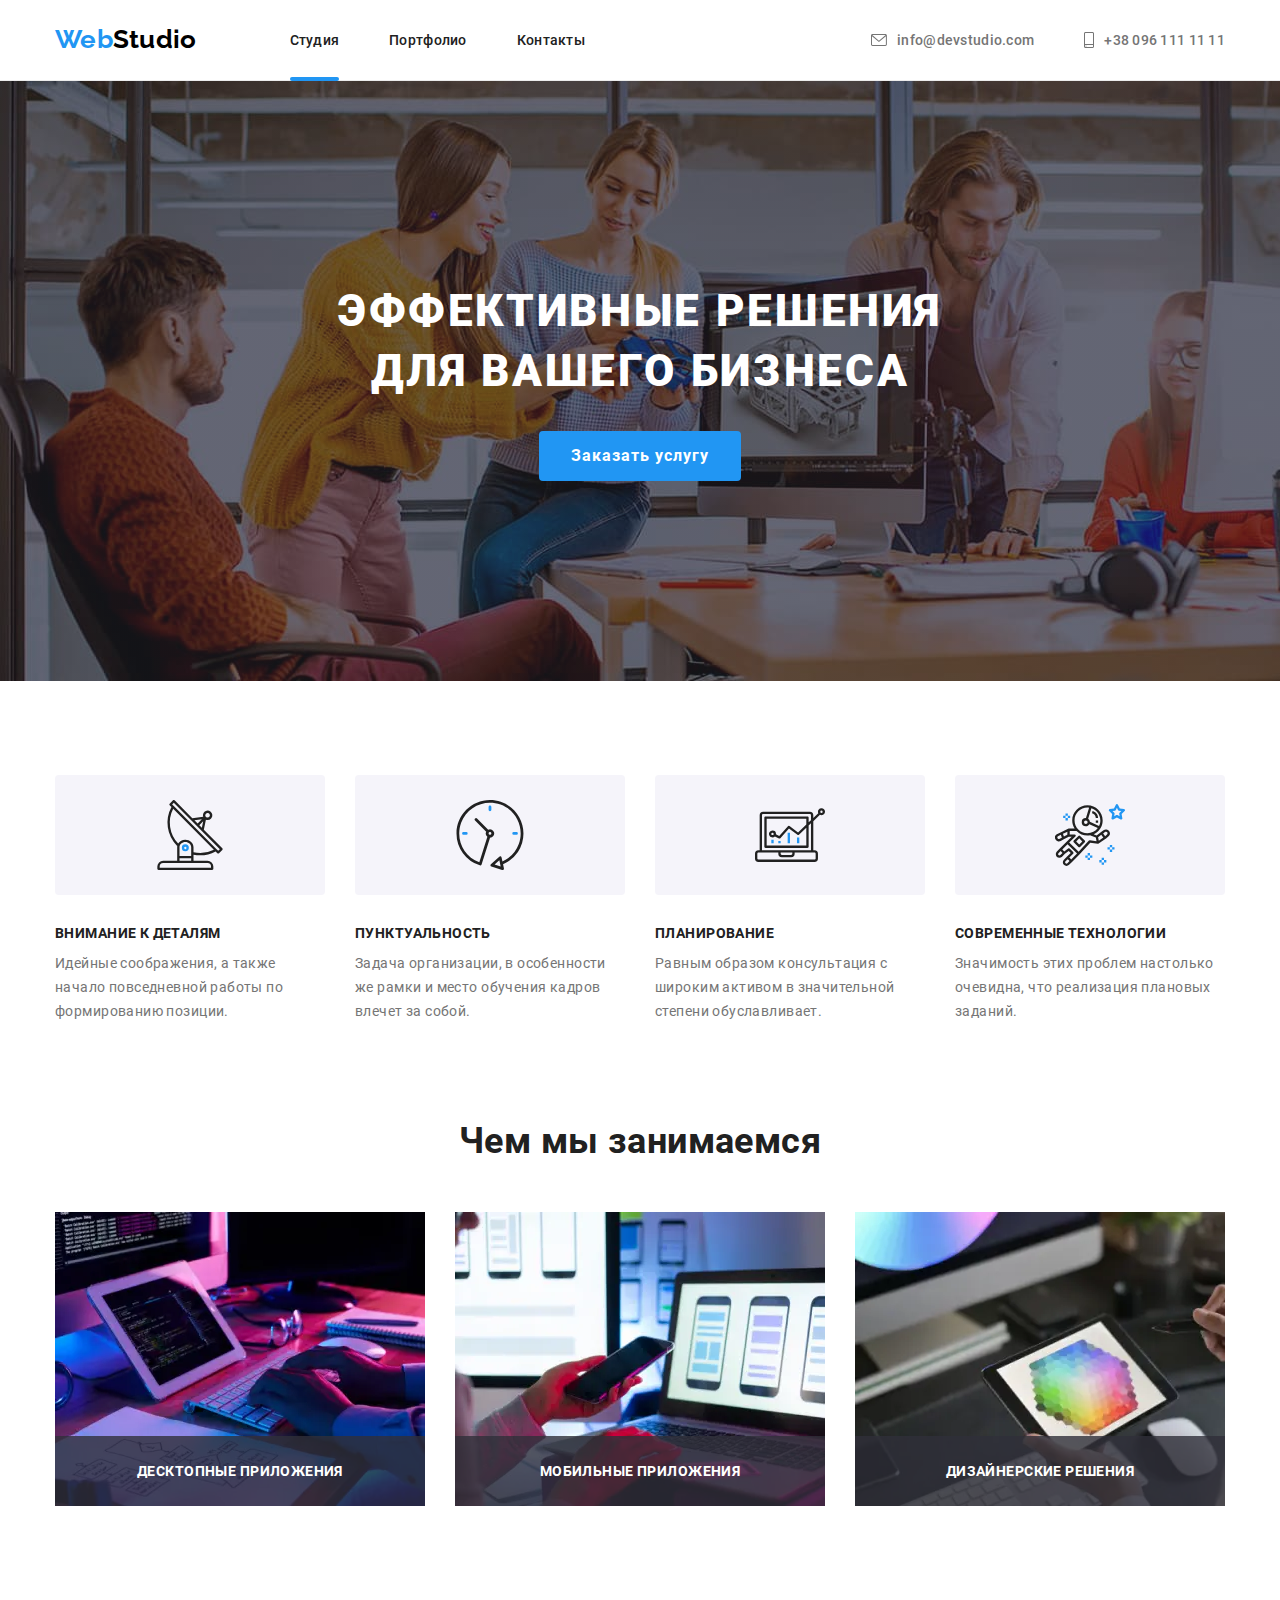
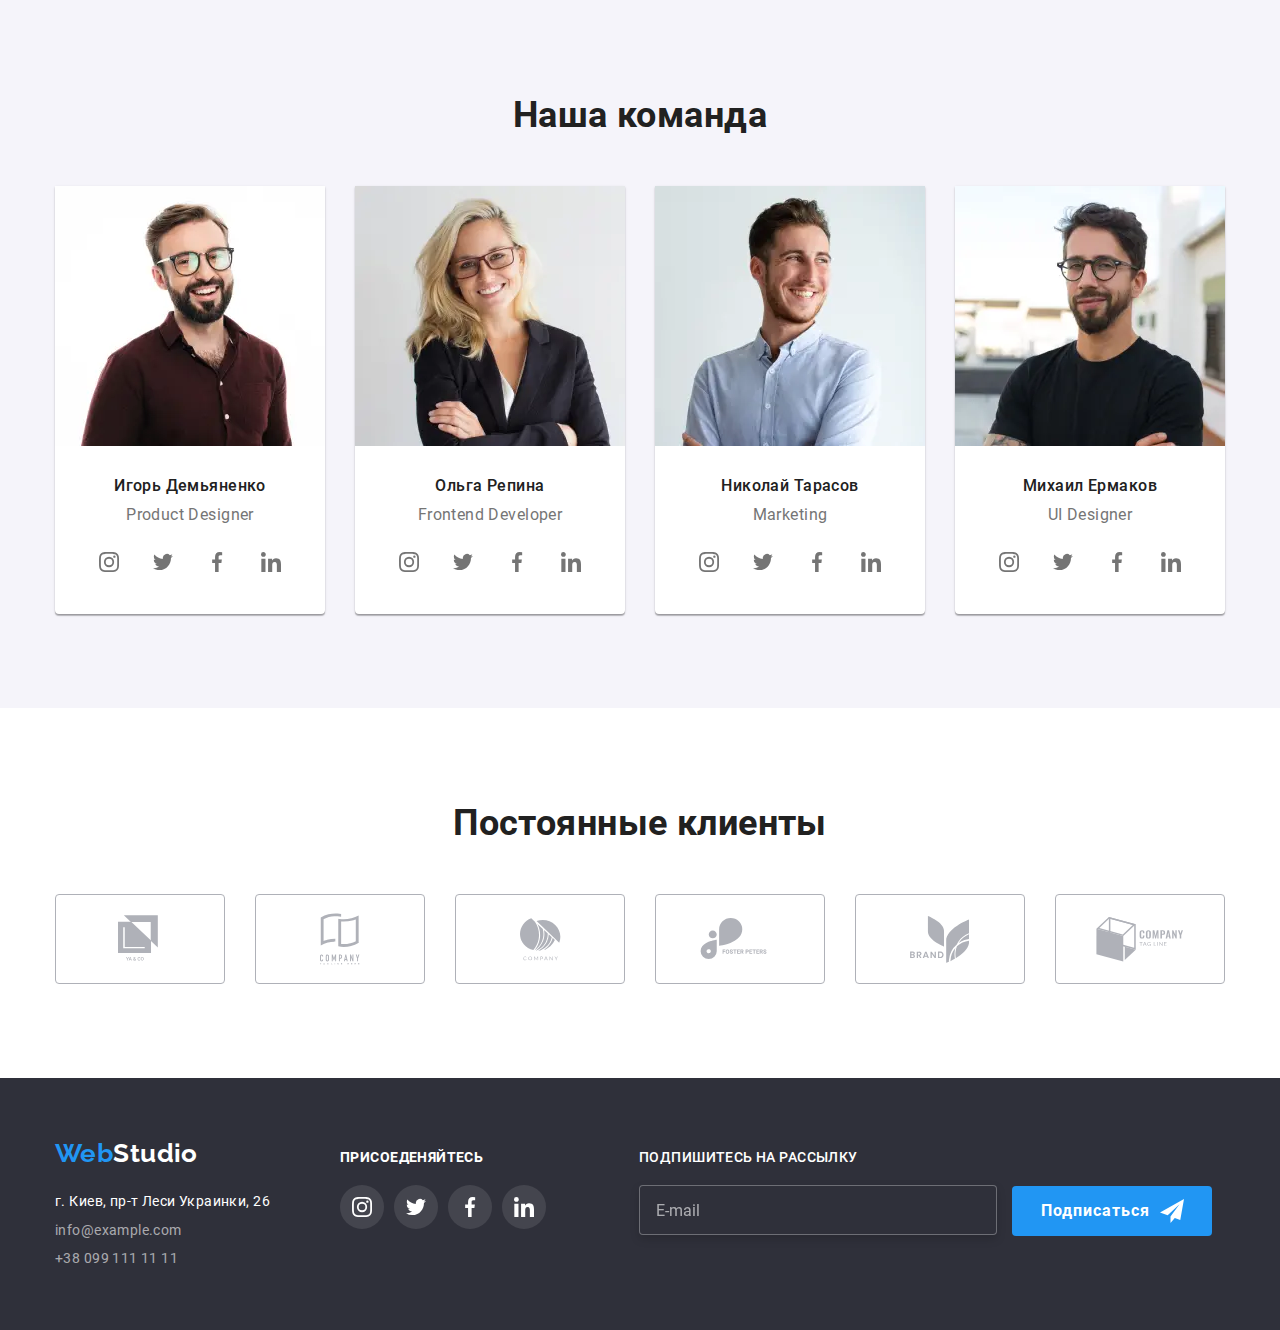
<file: index.html>
<!DOCTYPE html>
<html lang="ru">

<head>
  <meta charset="UTF-8" />
  <meta name="viewport" content="width=device-width, initial-scale=1.0" />
  <title>WebStudio</title>
  <link rel="preload" href="./css/main.min.css" as="style" />
  <link rel="stylesheet" href="./css/main.min.css" />
</head>

<body class="page">
  <!-- Верхняя линия сайта -->
  <header class="menu" id="home-page">
    <div class="menu__box container">
      <!-- Логотип компании -->
      <a class="logo link" href="#home-page">
        <span class="logo__accent">Web</span>Studio
      </a>
      <div class="menu-mobile" id="menu-mobile" data-menu>
        <nav class="nav">
          <ul class="site-nav list">
            <li class="site-nav__item">
              <a class="site-nav__link site-nav__link--active link" href="#home-page">Студия</a>
            </li>
            <li class="site-nav__item">
              <a class="site-nav__link link" href="./portfolio.html">Портфолио</a>
            </li>
            <li class="site-nav__item">
              <a class="site-nav__link link" href="#">Контакты</a>
            </li>
          </ul>
        </nav>

        <ul class="contacts list">
          <li class="contacts__item">
            <a class="contacts__link link" href="mailto:info@devstudio.com">
              <svg class="contacts__icon contacts__envelope">
                <use href="./images/svg/sprite.svg#envelope"></use>
              </svg>
              info@devstudio.com</a>
          </li>
          <li class="contacts__item">
            <a class="contacts__link link" href="tel:+38-096-111-11-11">
              <svg class="contacts__icon contacts__smartphone">
                <use href="./images/svg/sprite.svg#smartphone"></use>
              </svg>
              +38 096 111 11 11</a>
          </li>
        </ul>
      </div>
      <button class="menu__button" type="button" aria-expanded="false" aria-controls="menu-mobile" data-menu-button>
        <svg class="menu__button-image" aria-label="Переключатель мобильного меню">
          <use class="menu__icon-close" href="./images/svg/sprite.svg#close-menu-mobile"></use>
          <use class="menu__icon-open" href="./images/svg/sprite.svg#open-menu-mobile"></use>
        </svg>
      </button>
    </div>
  </header>

  <main>
    <!-- Шапка -->
    <section class="hero">
      <div class="container">
        <h1 class="hero__title">Эффективные решения для вашего бизнеса</h1>
        <button class="hero__button button" data-modal-open type="button">
          Заказать услугу
        </button>
      </div>
    </section>

    <!-- Особенности -->

    <section class="section">
      <div class="container feature">
        <h2 class="section__title visually-hidden">Особенности</h2>

        <ul class="feature__list list">
          <li class="feature__item feature__icon-antenna">
            <h3 class="feature__title">Внимание к деталям</h3>
            <p class="feature__text">
              Идейные соображения, а также начало повседневной работы по
              формированию позиции.
            </p>
          </li>
          <li class="feature__item feature__icon-clock">
            <h3 class="feature__title">Пунктуальность</h3>
            <p class="feature__text">
              Задача организации, в особенности же рамки и место обучения
              кадров влечет за собой.
            </p>
          </li>
          <li class="feature__item feature__icon-diagram">
            <h3 class="feature__title">Планирование</h3>
            <p class="feature__text">
              Равным образом консультация с широким активом в значительной
              степени обуславливает.
            </p>
          </li>
          <li class="feature__item feature__icon-astronaut">
            <h3 class="feature__title">Современные технологии</h3>
            <p class="feature__text">
              Значимость этих проблем настолько очевидна, что реализация
              плановых заданий.
            </p>
          </li>
        </ul>
      </div>
    </section>

    <!-- Чем мы занимаемся -->

    <section class="section">
      <div class="container work">
        <h2 class="section__title">Чем мы занимаемся</h2>
        <ul class="work__list list">
          <li class="work__item">
            <picture>
              <source srcset="
                    ./images/practice/desktop-app.webp,
                    ./images/practice/desktop-app@2x.webp 2x
                  " type="image/webp" />
              <source srcset="./images/practice/desktop-app@2x.jpg 2x" />
              <img class="work__image" src="./images/practice/desktop-app.jpg" alt="Написание кода программы"
                width="370" />
            </picture>
            <div class="work__box-inside">
              <p class="work__text">Десктопные приложения</p>
            </div>
          </li>
          <li class="work__item">
            <picture>
              <source srcset="
                    ./images/practice/mobile-app.webp,
                    ./images/practice/mobile-app@2x.webp 2x
                  " type="image/webp" />
              <source srcset="./images/practice/mobile-app@2x.jpg 2x" />
              <img class="work__image" src="./images/practice/mobile-app.jpg" alt="Создание структуры программы"
                width="370" />
            </picture>
            <div class="work__box-inside">
              <p class="work__text">Мобильные приложения</p>
            </div>
          </li>
          <li class="work__item">
            <picture>
              <source srcset="
                    ./images/practice/desing-solution.webp,
                    ./images/practice/desing-solution@2x.webp 2x
                  " type="image/webp" />
              <source srcset="./images/practice/desing-solution@2x.jpg 2x" />
              <img class="work__image" src="./images/practice/desing-solution.jpg" alt="Разработка дизайна проэкта"
                width="370" />
            </picture>
            <div class="work__box-inside">
              <p class="work__text">Дизайнерские решения</p>
            </div>
          </li>
        </ul>
      </div>
    </section>

    <!-- Наша команда -->

    <section class="section team">
      <div class="container team__box">
        <h2 class="section__title">Наша команда</h2>

        <ul class="team__list list">
          <li class="team__item">
            <picture>
              <source srcset="
                    ./images/team/mobile/product-desinger.webp,
                    ./images/team/mobile/product-desinger@2x.webp 2x
                  " type="image/webp" media="(max-width: 767px)" />
              <source srcset="
                    ./images/team/tablet/product-desinger.webp,
                    ./images/team/tablet/product-desinger@2x.webp 2x
                  " type="image/webp" media="(max-width: 1199px)" />
              <source srcset="
                    ./images/team/desktop/product-desinger.webp,
                    ./images/team/desktop/product-desinger@2x.webp 2x
                  " type="image/webp" media="(min-width: 1200px)" />
              <source srcset="
                    ./images/team/mobile/product-desinger.jpg,
                    ./images/team/mobile/product-desinger@2x.jpg 2x
                  " media="(max-width: 767px)" />
              <source srcset="
                    ./images/team/tablet/product-desinger.jpg,
                    ./images/team/tablet/product-desinger@2x.jpg 2x
                  " media="(max-width: 1199px)" />
              <source srcset="./images/team/desktop/product-desinger@2x.jpg 2x" media="(min-width: 1200px)" />
              <img class="team__image" src="./images/team/desktop/product-desinger.jpg" alt="Дизайнер продукта"
                width="270" />
            </picture>
            <div class="team__text">
              <h3 class="team__title">Игорь Демьяненко</h3>
              <p class="team__career">Product Designer</p>
            </div>

            <ul class="team-social list">
              <li class="team-social__item">
                <a class="team-social__link link" href="http://www.instagram.com/?hl=ru">
                  <svg class="team-social__instagram">
                    <use href="./images/svg/sprite.svg#instagram"></use>
                  </svg>
                </a>
              </li>
              <li class="team-social__item">
                <a class="team-social__link link" href="http://twitter.com/?lang=ru">
                  <svg class="team-social__twitter">
                    <use href="./images/svg/sprite.svg#twitter"></use>
                  </svg>
                </a>
              </li>
              <li class="team-social__item">
                <a class="team-social__link link" href="http://www.facebook.com/">
                  <svg class="team-social__facebook">
                    <use href="./images/svg/sprite.svg#facebook"></use>
                  </svg>
                </a>
              </li>
              <li class="team-social__item">
                <a class="team-social__link link" href="http://www.linkedin.com/">
                  <svg class="team-social__linkedin">
                    <use href="./images/svg/sprite.svg#linkedin"></use>
                  </svg>
                </a>
              </li>
            </ul>
          </li>

          <li class="team__item">
            <picture>
              <source srcset="
                    ./images/team/mobile/frontend-developer.webp,
                    ./images/team/mobile/frontend-developer@2x.webp 2x
                  " type="image/webp" media="(max-width: 767px)" />
              <source srcset="
                    ./images/team/tablet/frontend-developer.webp,
                    ./images/team/tablet/frontend-developer@2x.webp 2x
                  " type="image/webp" media="(max-width: 1199px)" />
              <source srcset="
                    ./images/team/desktop/frontend-developer.webp,
                    ./images/team/desktop/frontend-developer@2x.webp 2x
                  " type="image/webp" media="(min-width: 1200px)" />
              <source srcset="
                    ./images/team/mobile/frontend-developer.jpg,
                    ./images/team/mobile/frontend-developer@2x.jpg 2x
                  " media="(max-width: 767px)" />
              <source srcset="
                    ./images/team/tablet/frontend-developer.jpg,
                    ./images/team/tablet/frontend-developer@2x.jpg 2x
                  " media="(max-width: 1199px)" />
              <source srcset="./images/team/desktop/frontend-developer@2x.jpg 2x" media="(min-width: 1200px)" />
              <img class="team__image" src="./images/team/desktop/frontend-developer.jpg" alt="Фронтенд разработчик"
                width="270" />
            </picture>
            <div class="team__text">
              <h3 class="team__title">Ольга Репина</h3>
              <p class="team__career">Frontend Developer</p>
            </div>

            <ul class="team-social list">
              <li class="team-social__item">
                <a class="team-social__link link" href="http://www.instagram.com/?hl=ru">
                  <svg class="team-social__instagram">
                    <use href="./images/svg/sprite.svg#instagram"></use>
                  </svg>
                </a>
              </li>
              <li class="team-social__item">
                <a class="team-social__link link" href="http://twitter.com/?lang=ru">
                  <svg class="team-social__twitter">
                    <use href="./images/svg/sprite.svg#twitter"></use>
                  </svg>
                </a>
              </li>
              <li class="team-social__item">
                <a class="team-social__link link" href="http://www.facebook.com/">
                  <svg class="team-social__facebook">
                    <use href="./images/svg/sprite.svg#facebook"></use>
                  </svg>
                </a>
              </li>
              <li class="team-social__item">
                <a class="team-social__link link" href="http://www.linkedin.com/">
                  <svg class="team-social__linkedin">
                    <use href="./images/svg/sprite.svg#linkedin"></use>
                  </svg>
                </a>
              </li>
            </ul>
          </li>

          <li class="team__item">
            <picture>
              <source srcset="
                    ./images/team/mobile/marketing.webp,
                    ./images/team/mobile/marketing@2x.webp 2x
                  " type="image/webp" media="(max-width: 767px)" />
              <source srcset="
                    ./images/team/tablet/marketing.webp,
                    ./images/team/tablet/marketing@2x.webp 2x
                  " type="image/webp" media="(max-width: 1199px)" />
              <source srcset="
                    ./images/team/desktop/marketing.webp,
                    ./images/team/desktop/marketing@2x.webp 2x
                  " type="image/webp" media="(min-width: 1200px)" />
              <source srcset="
                    ./images/team/mobile/marketing.jpg,
                    ./images/team/mobile/marketing@2x.jpg 2x
                  " media="(max-width: 767px)" />
              <source srcset="
                    ./images/team/tablet/marketing.jpg,
                    ./images/team/tablet/marketing@2x.jpg 2x
                  " media="(max-width: 1199px)" />
              <source srcset="./images/team/desktop/marketing@2x.jpg 2x" media="(min-width: 1200px)" />
              <img class="team__image" src="./images/team/desktop/marketing.jpg" alt="Маркетолог" width="270" />
            </picture>
            <div class="team__text">
              <h3 class="team__title">Николай Тарасов</h3>
              <p class="team__career">Marketing</p>
            </div>

            <ul class="team-social list">
              <li class="team-social__item">
                <a class="team-social__link link" href="http://www.instagram.com/?hl=ru">
                  <svg class="team-social__instagram">
                    <use href="./images/svg/sprite.svg#instagram"></use>
                  </svg>
                </a>
              </li>
              <li class="team-social__item">
                <a class="team-social__link link" href="http://twitter.com/?lang=ru">
                  <svg class="team-social__twitter">
                    <use href="./images/svg/sprite.svg#twitter"></use>
                  </svg>
                </a>
              </li>
              <li class="team-social__item">
                <a class="team-social__link link" href="http://www.facebook.com/">
                  <svg class="team-social__facebook">
                    <use href="./images/svg/sprite.svg#facebook"></use>
                  </svg>
                </a>
              </li>
              <li class="team-social__item">
                <a class="team-social__link link" href="http://www.linkedin.com/">
                  <svg class="team-social__linkedin">
                    <use href="./images/svg/sprite.svg#linkedin"></use>
                  </svg>
                </a>
              </li>
            </ul>
          </li>

          <li class="team__item">
            <picture>
              <source srcset="
                    ./images/team/mobile/ui-desinger.webp,
                    ./images/team/mobile/ui-desinger@2x.webp 2x
                  " type="image/webp" media="(max-width: 767px)" />
              <source srcset="
                    ./images/team/tablet/ui-desinger.webp,
                    ./images/team/tablet/ui-desinger@2x.webp 2x
                  " type="image/webp" media="(max-width: 1199px)" />
              <source srcset="
                    ./images/team/desktop/ui-desinger.webp,
                    ./images/team/desktop/ui-desinger@2x.webp 2x
                  " type="image/webp" media="(min-width: 1200px)" />
              <source srcset="
                    ./images/team/mobile/ui-desinger.jpg,
                    ./images/team/mobile/ui-desinger@2x.jpg 2x
                  " media="(max-width: 767px)" />
              <source srcset="
                    ./images/team/tablet/ui-desinger.jpg,
                    ./images/team/tablet/ui-desinger@2x.jpg 2x
                  " media="(max-width: 1199px)" />
              <source srcset="./images/team/desktop/ui-desinger@2x.jpg 2x" media="(min-width: 1200px)" />
              <img class="team__image" src="./images/team/desktop/ui-desinger.jpg"
                alt="Дизайнер пользовательского интерфейса" width="270" />
            </picture>
            <div class="team__text">
              <h3 class="team__title">Михаил Ермаков</h3>
              <p class="team__career">UI Designer</p>
            </div>

            <ul class="team-social list">
              <li class="team-social__item">
                <a class="team-social__link link" href="http://www.instagram.com/?hl=ru">
                  <svg class="team-social__instagram">
                    <use href="./images/svg/sprite.svg#instagram"></use>
                  </svg>
                </a>
              </li>
              <li class="team-social__item">
                <a class="team-social__link link" href="http://twitter.com/?lang=ru">
                  <svg class="team-social__twitter">
                    <use href="./images/svg/sprite.svg#twitter"></use>
                  </svg>
                </a>
              </li>
              <li class="team-social__item">
                <a class="team-social__link link" href="http://www.facebook.com/">
                  <svg class="team-social__facebook">
                    <use href="./images/svg/sprite.svg#facebook"></use>
                  </svg>
                </a>
              </li>
              <li class="team-social__item">
                <a class="team-social__link link" href="http://www.linkedin.com/">
                  <svg class="team-social__linkedin">
                    <use href="./images/svg/sprite.svg#linkedin"></use>
                  </svg>
                </a>
              </li>
            </ul>
          </li>
        </ul>
      </div>
    </section>

    <!-- Постоянные клиенты -->

    <section class="section">
      <div class="container clients">
        <h2 class="section__title clients__title">Постоянные клиенты</h2>
        <ul class="clients__list list">
          <li class="clients__item">
            <a class="clients__link link" href="#">
              <svg class="clients__company client-icon">
                <use href="./images/svg/sprite.svg#logo-1"></use>
              </svg>
            </a>
          </li>
          <li class="clients__item">
            <a class="clients__link link" href="#">
              <svg class="clients__company client-icon">
                <use href="./images/svg/sprite.svg#logo-2"></use>
              </svg>
            </a>
          </li>
          <li class="clients__item">
            <a class="clients__link link" href="#">
              <svg class="clients__company client-icon">
                <use href="./images/svg/sprite.svg#logo-3"></use>
              </svg>
            </a>
          </li>
          <li class="clients__item">
            <a class="clients__link link" href="#">
              <svg class="clients__company client-icon">
                <use href="./images/svg/sprite.svg#logo-4"></use>
              </svg>
            </a>
          </li>
          <li class="clients__item">
            <a class="clients__link link" href="#">
              <svg class="clients__company client-icon">
                <use href="./images/svg/sprite.svg#logo-5"></use>
              </svg>
            </a>
          </li>
          <li class="clients__item">
            <a class="clients__link link" href="#">
              <svg class="clients__company client-icon">
                <use href="./images/svg/sprite.svg#logo-6"></use>
              </svg>
            </a>
          </li>
        </ul>
      </div>
    </section>
  </main>

  <footer class="footer">
    <div class="container footer__box">
      <div class="main-address">
        <a class="logo link" href="#home-page">
          <p class="main-address__text">
            <span class="logo__accent">Web</span>Studio
          </p>
        </a>

        <!-- Адрес -->

        <address class="address">
          <ul class="address__list list">
            <li class="address__item">
              <p class="address__text">г. Киев, пр-т Леси Украинки, 26</p>
            </li>
            <li class="address__item">
              <a class="address__link link" href="mailto:info@example.com">info@example.com</a>
            </li>
            <li class="address__item">
              <a class="address__link link" href="tel:+38-099-111-11-11">+38 099 111 11 11</a>
            </li>
          </ul>
        </address>
      </div>

      <!-- Социальные ссылки -->

      <div class="social">
        <h2 class="social__title">Присоеденяйтесь</h2>
        <ul class="social__list list">
          <li class="social__item">
            <a class="social__link social__instagram-link link" href="https://www.instagram.com/?hl=ru"></a>
          </li>
          <li class="social__item">
            <a class="social__link social__twitter-link link" href="https://twitter.com/?lang=ru"></a>
          </li>
          <li class="social__item">
            <a class="social__link social__facebook-link link" href="https://www.facebook.com/"></a>
          </li>
          <li class="social__item">
            <a class="social__link social__linkedin-link link" href="https://www.linkedin.com/"></a>
          </li>
        </ul>
      </div>

      <!--  Подписка на рассылку -->

      <div class="subscription">
        <h2 class="subscription__title">Подпишитесь на рассылку</h2>
        <form class="subscription__form" action="#">
          <label class="subscrition__form-field">
            <input type="email" class="subscription__input" name="subscripe-mail" placeholder="E-mail"
              pattern="[a-z0-9._%+-]+@[a-z0-9.-]+\.[a-z]{2,}$" autocomplete="off" required />
          </label>
          <button type="submit" class="subscription__button button">
            Подписаться
          </button>
        </form>
      </div>
    </div>
  </footer>

  <!-- Модальное окно -->

  <div class="backdrop is-hidden" data-modal>
    <div class="modal">
      <button class="button-close" data-modal-close type="button">
        <svg class="button-close__svg">
          <use href="./images/svg/sprite.svg#btn-close"></use>
        </svg>
      </button>

      <h2 class="modal__title">Оставьте свои данные, мы вам перезвоним</h2>
      <form class="modal__form" action="#">
        <label class="modal__form-field">
          <span class="modal__form-label">Имя</span>
          <input type="text" class="modal__form-input" name="user-name" pattern="^[A-Za-zА-Яа-яЁё\s]+$"
            autocomplete="off" placeholder="Имя" required />
          <svg class="modal__form-icon">
            <use href="./images/svg/sprite.svg#person-black-18dp"></use>
          </svg>
        </label>

        <label class="modal__form-field">
          <span class="modal__form-label">Телефон</span>
          <input type="tel" class="modal__form-input" name="user-phone" pattern="[0-9]{10,12}" autocomplete="off"
            placeholder="Телефон" required />
          <svg class="modal__form-icon">
            <use href="./images/svg/sprite.svg#phone-black-18dp"></use>
          </svg>
        </label>

        <label class="modal__form-field">
          <span class="modal__form-label">Почта</span>
          <input type="email" class="modal__form-input" name="user-mail"
            pattern="[a-z0-9._%+-]+@[a-z0-9.-]+\.[a-z]{2,}$" autocomplete="off" placeholder="Почта" required />
          <svg class="modal__form-icon">
            <use href="./images/svg/sprite.svg#email-black-18dp"></use>
          </svg>
        </label>

        <label class="modal__form-field">
          <span class="modal__form-label">Комментарий</span>
          <textarea class="modal__form-textarea modal__form-input" name="user-message" rows="6"
            placeholder="Введите текст"></textarea>
        </label>

        <label class="modal__form-checkbox">
          <input type="checkbox" class="modal__form-checkbox-input visually-hidden" name="checkbox" required />
          <span class="modal__checkbox-icon"></span>
          <span class="modal__form-checkbox-text">Соглашаюсь с рассылкой и принимаю</span>
          <a class="modal__form-checkbox-link link" href="#">Условия договора</a>
        </label>

        <button type="submit" class="modal__form-button button">
          Отправить
        </button>
      </form>
    </div>
  </div>
  <script src="./js/menu.js"></script>
  <script src="./js/modal.js"></script>
</body>

</html>
</file>
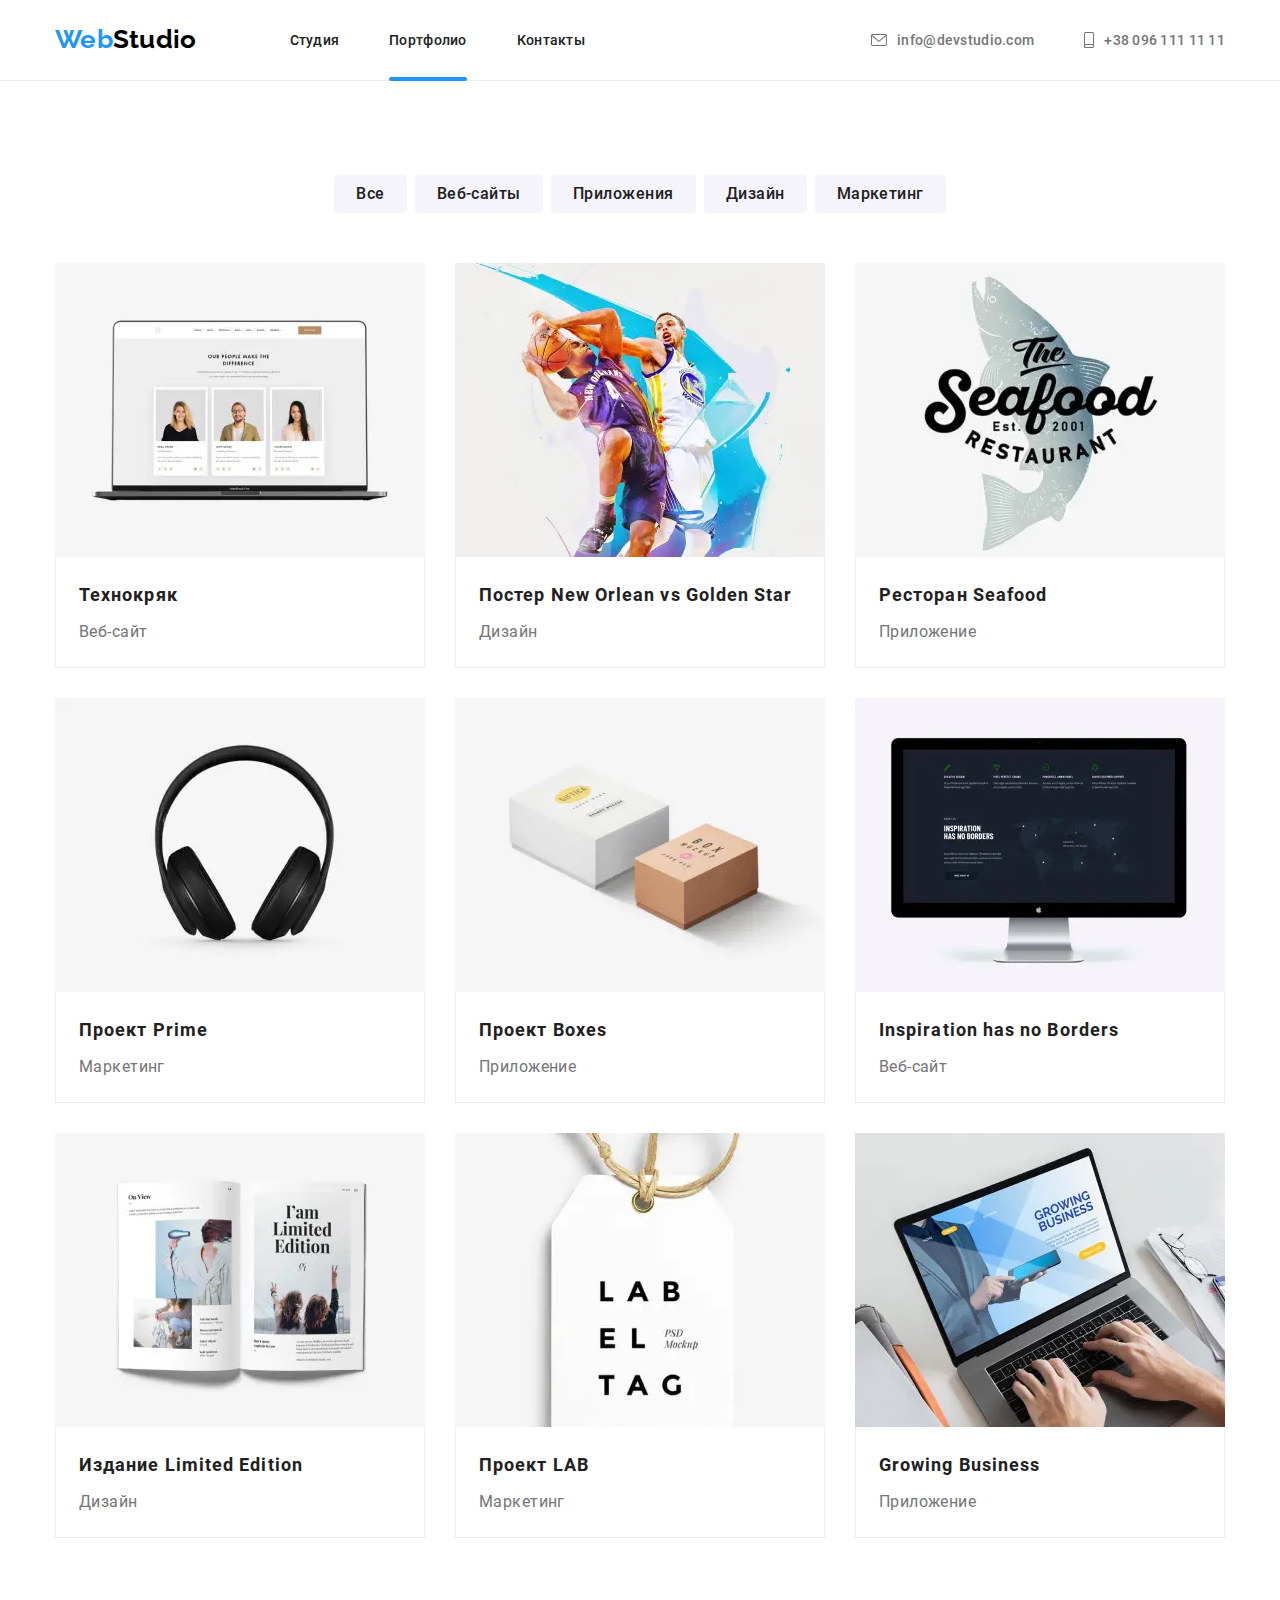
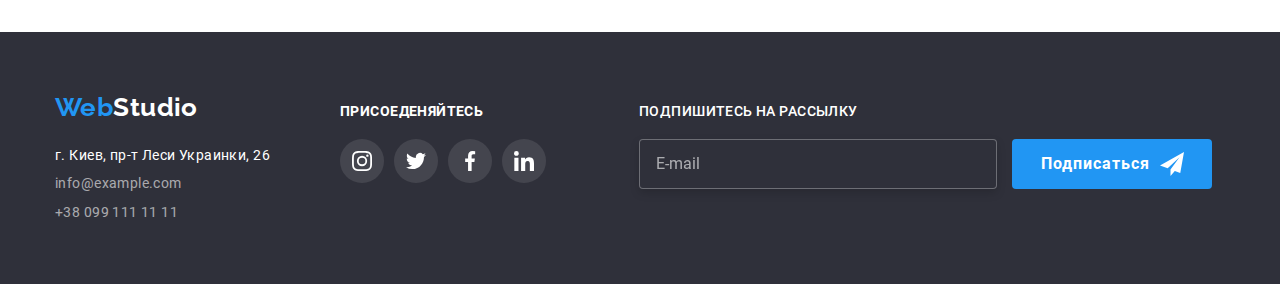
<file: portfolio.html>
<!DOCTYPE html>
<html lang="ru">

<head>
  <meta charset="UTF-8" />
  <meta name="viewport" content="width=device-width, initial-scale=1.0" />
  <title>Portfolio Webstudio</title>
  <link rel="preload" href="./css/main.min.css" as="style" />
  <link rel="stylesheet" href="./css/main.min.css" />
</head>

<body class="page">
  <!-- Верхняя линия сайта -->
  <header class="menu" id="portfolio-page">
    <div class="menu__box container">
      <!-- Логотип компании -->
      <a class="logo link" href="./index.html">
        <span class="logo__accent">Web</span>Studio
      </a>
      <div class="menu-mobile" id="menu-mobile" data-menu>
        <nav class="nav">
          <ul class="site-nav list">
            <li class="site-nav__item">
              <a class="site-nav__link link" href="./index.html">Студия</a>
            </li>
            <li class="site-nav__item">
              <a class="site-nav__link site-nav__link--active link" href="#portfolio-page">Портфолио</a>
            </li>
            <li class="site-nav__item">
              <a class="site-nav__link link" href="#">Контакты</a>
            </li>
          </ul>
        </nav>

        <ul class="contacts list">
          <li class="contacts__item">
            <a class="contacts__link link" href="mailto:info@devstudio.com">
              <svg class="contacts__icon contacts__envelope">
                <use href="./images/svg/sprite.svg#envelope"></use>
              </svg>
              info@devstudio.com</a>
          </li>
          <li class="contacts__item">
            <a class="contacts__link link" href="tel:+38-096-111-11-11">
              <svg class="contacts__icon contacts__smartphone">
                <use href="./images/svg/sprite.svg#smartphone"></use>
              </svg>
              +38 096 111 11 11</a>
          </li>
        </ul>
      </div>
      <button class="menu__button" type="button" aria-expanded="false" aria-controls="menu-mobile" data-menu-button>
        <svg class="menu__button-image" aria-label="Переключатель мобильного иеню">
          <use class="menu__icon-close" href="./images/svg/sprite.svg#close-menu-mobile"></use>
          <use class="menu__icon-open" href="./images/svg/sprite.svg#open-menu-mobile"></use>
        </svg>
      </button>
    </div>
  </header>

  <main>
    <!-- Портфолио -->

    <div class="container">
      <section class="filter">
        <h1 class="visually-hidden">Портфолио</h1>

        <!-- Фильтр проэктов -->

        <ul class="filter__button list">
          <li class="filter__item">
            <button class="filter__btn button" type="button">Все</button>
          </li>
          <li class="filter__item">
            <button class="filter__btn button" type="button">
              Веб-сайты
            </button>
          </li>
          <li class="filter__item">
            <button class="filter__btn button" type="button">
              Приложения
            </button>
          </li>
          <li class="filter__item">
            <button class="filter__btn button" type="button">Дизайн</button>
          </li>
          <li class="filter__item">
            <button class="filter__btn button" type="button">
              Маркетинг
            </button>
          </li>
        </ul>

        <!-- Каталог проэктов -->

        <div class="catalog">
          <ul class="catalog__list list">
            <li class="catalog__item">
              <a class="link" href="#">
                <div class="catalog__description">
                  <picture>
                    <source srcset="
                          ./images/catalog/mobile/techno.webp,
                          ./images/catalog/mobile/techno@2x.webp 2x
                        " type="image/webp" media="(max-width: 767px)" />
                    <source srcset="
                          ./images/catalog/tablet/techno.webp,
                          ./images/catalog/tablet/techno@2x.webp 2x
                        " type="image/webp" media="(max-width: 1199px)" />
                    <source srcset="
                          ./images/catalog/desktop/techno.webp,
                          ./images/catalog/desktop/techno@2x.webp 2x
                        " type="image/webp" media="(min-width: 1200px)" />
                    <source srcset="
                          ./images/catalog/mobile/techno.jpg,
                          ./images/catalog/mobile/techno@2x.jpg 2x
                        " media="(max-width: 767px)" />
                    <source srcset="
                          ./images/catalog/tablet/techno.jpg,
                          ./images/catalog/tablet/techno@2x.jpg 2x
                        " media="(max-width: 1199px)" />
                    <source srcset="./images/catalog/desktop/techno@2x.jpg 2x" media="(min-width: 1200px)" />
                    <img class="catalog__image" src="./images/catalog/desktop/techno.jpg" alt="Сайт компании Технокряк"
                      width="370" />
                  </picture>
                  <div class="catalog__description-pullout">
                    <p class="catalog__description-text">
                      Технокряк это современная площадка распространения
                      коронавируса. Компании используют эту платформу для
                      цифрового шпионажа и атак на защищённые сервера
                      конкурентов.
                    </p>
                  </div>
                </div>
                <div class="catalog__text">
                  <h2 class="catalog__title">Технокряк</h2>
                  <p class="catalog__project">Веб-сайт</p>
                </div>
              </a>
            </li>

            <li class="catalog__item">
              <a class="link" href="#">
                <div class="catalog__description">
                  <picture>
                    <source srcset="
                          ./images/catalog/mobile/poster-orlean-star.webp,
                          ./images/catalog/mobile/poster-orlean-star@2x.webp 2x
                        " type="image/webp" media="(max-width: 767px)" />
                    <source srcset="
                          ./images/catalog/tablet/poster-orlean-star.webp,
                          ./images/catalog/tablet/poster-orlean-star@2x.webp 2x
                        " type="image/webp" media="(max-width: 1199px)" />
                    <source srcset="
                          ./images/catalog/desktop/poster-orlean-star.webp,
                          ./images/catalog/desktop/poster-orlean-star@2x.webp 2x
                        " type="image/webp" media="(min-width: 1200px)" />
                    <source srcset="
                          ./images/catalog/mobile/poster-orlean-star.jpg,
                          ./images/catalog/mobile/poster-orlean-star@2x.jpg 2x
                        " media="(max-width: 767px)" />
                    <source srcset="
                          ./images/catalog/tablet/poster-orlean-star.jpg,
                          ./images/catalog/tablet/poster-orlean-star@2x.jpg 2x
                        " media="(max-width: 1199px)" />
                    <source srcset="
                          ./images/catalog/desktop/poster-orlean-star@2x.jpg 2x
                        " media="(min-width: 1200px)" />
                    <img class="catalog__image" src="./images/catalog/desktop/poster-orlean-star.jpg"
                      alt="Игра New Orlean против Golden Star" width="370" />
                  </picture>
                  <div class="catalog__description-pullout">
                    <p class="catalog__description-text">
                      Технокряк это современная площадка распространения
                      коронавируса. Компании используют эту платформу для
                      цифрового шпионажа и атак на защищённые сервера
                      конкурентов.
                    </p>
                  </div>
                </div>
                <div class="catalog__text">
                  <h2 class="catalog__title">
                    Постер New Orlean vs Golden Star
                  </h2>
                  <p class="catalog__project">Дизайн</p>
                </div>
              </a>
            </li>

            <li class="catalog__item">
              <a class="link" href="#">
                <div class="catalog__description">
                  <picture>
                    <source srcset="
                          ./images/catalog/mobile/restaurant-seafood.webp,
                          ./images/catalog/mobile/restaurant-seafood@2x.webp 2x
                        " type="image/webp" media="(max-width: 767px)" />
                    <source srcset="
                          ./images/catalog/tablet/restaurant-seafood.webp,
                          ./images/catalog/tablet/restaurant-seafood@2x.webp 2x
                        " type="image/webp" media="(max-width: 1199px)" />
                    <source srcset="
                          ./images/catalog/desktop/restaurant-seafood.webp,
                          ./images/catalog/desktop/restaurant-seafood@2x.webp 2x
                        " type="image/webp" media="(min-width: 1200px)" />
                    <source srcset="
                          ./images/catalog/mobile/restaurant-seafood.jpg,
                          ./images/catalog/mobile/restaurant-seafood@2x.jpg 2x
                        " media="(max-width: 767px)" />
                    <source srcset="
                          ./images/catalog/tablet/restaurant-seafood.jpg,
                          ./images/catalog/tablet/restaurant-seafood@2x.jpg 2x
                        " media="(max-width: 1199px)" />
                    <source srcset="
                          ./images/catalog/desktop/restaurant-seafood@2x.jpg 2x
                        " media="(min-width: 1200px)" />
                    <img class="catalog__image" src="./images/catalog/desktop/restaurant-seafood.jpg"
                      alt="Ресторан Seafood" width="370" />
                  </picture>
                  <div class="catalog__description-pullout">
                    <p class="catalog__description-text">
                      Технокряк это современная площадка распространения
                      коронавируса. Компании используют эту платформу для
                      цифрового шпионажа и атак на защищённые сервера
                      конкурентов.
                    </p>
                  </div>
                </div>
                <div class="catalog__text">
                  <h2 class="catalog__title">Ресторан Seafood</h2>
                  <p class="catalog__project">Приложение</p>
                </div>
              </a>
            </li>

            <li class="catalog__item">
              <a class="link" href="#">
                <div class="catalog__description">
                  <picture>
                    <source srcset="
                          ./images/catalog/mobile/prime.webp,
                          ./images/catalog/mobile/prime@2x.webp 2x
                        " type="image/webp" media="(max-width: 767px)" />
                    <source srcset="
                          ./images/catalog/tablet/prime.webp,
                          ./images/catalog/tablet/prime@2x.webp 2x
                        " type="image/webp" media="(max-width: 1199px)" />
                    <source srcset="
                          ./images/catalog/desktop/prime.webp,
                          ./images/catalog/desktop/prime@2x.webp 2x
                        " type="image/webp" media="(min-width: 1200px)" />
                    <source srcset="
                          ./images/catalog/mobile/prime.jpg,
                          ./images/catalog/mobile/prime@2x.jpg 2x
                        " media="(max-width: 767px)" />
                    <source srcset="
                          ./images/catalog/tablet/prime.jpg,
                          ./images/catalog/tablet/prime@2x.jpg 2x
                        " media="(max-width: 1199px)" />
                    <source srcset="./images/catalog/mobile/prime@2x.jpg 2x" media="(min-width: 1200px)" />
                    <img class="catalog__image" src="./images/catalog/mobile/prime.jpg" alt="Проект Prime"
                      width="370" />
                  </picture>
                  <div class="catalog__description-pullout">
                    <p class="catalog__description-text">
                      Технокряк это современная площадка распространения
                      коронавируса. Компании используют эту платформу для
                      цифрового шпионажа и атак на защищённые сервера
                      конкурентов.
                    </p>
                  </div>
                </div>
                <div class="catalog__text">
                  <h2 class="catalog__title">Проект Prime</h2>
                  <p class="catalog__project">Маркетинг</p>
                </div>
              </a>
            </li>

            <li class="catalog__item">
              <a class="link" href="#">
                <div class="catalog__description">
                  <picture>
                    <source srcset="
                          ./images/catalog/mobile/boxes.webp,
                          ./images/catalog/mobile/boxes@2x.webp 2x
                        " type="image/webp" media="(max-width: 767px)" />
                    <source srcset="
                          ./images/catalog/tablet/boxes.webp,
                          ./images/catalog/tablet/boxes@2x.webp 2x
                        " type="image/webp" media="(max-width: 1199px)" />
                    <source srcset="
                          ./images/catalog/desktop/boxes.webp,
                          ./images/catalog/desktop/boxes@2x.webp 2x
                        " type="image/webp" media="(min-width: 1200px)" />
                    <source srcset="
                          ./images/catalog/mobile/boxes.jpg,
                          ./images/catalog/mobile/boxes@2x.jpg 2x
                        " media="(max-width: 767px)" />
                    <source srcset="
                          ./images/catalog/tablet/boxes.jpg,
                          ./images/catalog/tablet/boxes@2x.jpg 2x
                        " media="(max-width: 1199px)" />
                    <source srcset="./images/catalog/desktop/boxes@2x.jpg 2x" media="(min-width: 1200px)" />
                    <img class="catalog__image" src="./images/catalog/desktop/boxes.jpg" alt="Проект Boxes"
                      width="370" />
                  </picture>
                  <div class="catalog__description-pullout">
                    <p class="catalog__description-text">
                      Технокряк это современная площадка распространения
                      коронавируса. Компании используют эту платформу для
                      цифрового шпионажа и атак на защищённые сервера
                      конкурентов.
                    </p>
                  </div>
                </div>
                <div class="catalog__text">
                  <h2 class="catalog__title">Проект Boxes</h2>
                  <p class="catalog__project">Приложение</p>
                </div>
              </a>
            </li>

            <li class="catalog__item">
              <a class="link" href="#">
                <div class="catalog__description">
                  <picture>
                    <source srcset="
                          ./images/catalog/mobile/inspiration.webp,
                          ./images/catalog/mobile/inspiration@2x.webp 2x
                        " type="image/webp" media="(max-width: 767px)" />
                    <source srcset="
                          ./images/catalog/tablet/inspiration.webp,
                          ./images/catalog/tablet/inspiration@2x.webp 2x
                        " type="image/webp" media="(max-width: 1199px)" />
                    <source srcset="
                          ./images/catalog/desktop/inspiration.webp,
                          ./images/catalog/desktop/inspiration@2x.webp 2x
                        " type="image/webp" media="(min-width: 1200px)" />
                    <source srcset="
                          ./images/catalog/mobile/inspiration.jpg,
                          ./images/catalog/mobile/inspiration@2x.jpg 2x
                        " media="(max-width: 767px)" />
                    <source srcset="
                          ./images/catalog/tablet/inspiration.jpg,
                          ./images/catalog/tablet/inspiration@2x.jpg 2x
                        " media="(max-width: 1199px)" />
                    <source srcset="./images/catalog/desktop/inspiration@2x.jpg 2x" media="(min-width: 1200px)" />
                    <img class="catalog__image" src="./images/catalog/desktop/inspiration.jpg"
                      alt="У вдохновения нет границ" width="370" />
                  </picture>
                  <div class="catalog__description-pullout">
                    <p class="catalog__description-text">
                      Технокряк это современная площадка распространения
                      коронавируса. Компании используют эту платформу для
                      цифрового шпионажа и атак на защищённые сервера
                      конкурентов.
                    </p>
                  </div>
                </div>
                <div class="catalog__text">
                  <h2 class="catalog__title">Inspiration has no Borders</h2>
                  <p class="catalog__project">Веб-сайт</p>
                </div>
              </a>
            </li>

            <li class="catalog__item">
              <a class="link" href="#">
                <div class="catalog__description">
                  <picture>
                    <source srcset="
                          ./images/catalog/mobile/limited-edition.webp,
                          ./images/catalog/mobile/limited-edition@2x.webp 2x
                        " type="image/webp" media="(max-width: 767px)" />
                    <source srcset="
                          ./images/catalog/tablet/limited-edition.webp,
                          ./images/catalog/tablet/limited-edition@2x.webp 2x
                        " type="image/webp" media="(max-width: 1199px)" />
                    <source srcset="
                          ./images/catalog/desktop/limited-edition.webp,
                          ./images/catalog/desktop/limited-edition@2x.webp 2x
                        " type="image/webp" media="(min-width: 1200px)" />
                    <source srcset="
                          ./images/catalog/mobile/limited-edition.jpg,
                          ./images/catalog/mobile/limited-edition@2x.jpg 2x
                        " media="(max-width: 767px)" />
                    <source srcset="
                          ./images/catalog/tablet/limited-edition.jpg,
                          ./images/catalog/tablet/limited-edition@2x.jpg 2x
                        " media="(max-width: 1199px)" />
                    <source srcset="
                          ./images/catalog/desktop/limited-edition@2x.jpg 2x
                        " media="(min-width: 1200px)" />
                    <img class="catalog__image" src="./images/catalog/desktop/limited-edition.jpg"
                      alt="Издание Limited Edition" width="370" />
                  </picture>
                  <div class="catalog__description-pullout">
                    <p class="catalog__description-text">
                      Технокряк это современная площадка распространения
                      коронавируса. Компании используют эту платформу для
                      цифрового шпионажа и атак на защищённые сервера
                      конкурентов.
                    </p>
                  </div>
                </div>
                <div class="catalog__text">
                  <h2 class="catalog__title">Издание Limited Edition</h2>
                  <p class="catalog__project">Дизайн</p>
                </div>
              </a>
            </li>

            <li class="catalog__item">
              <a class="link" href="#">
                <div class="catalog__description">
                  <picture>
                    <source srcset="
                          ./images/catalog/mobile/lab.webp,
                          ./images/catalog/mobile/lab@2x.webp 2x
                        " type="image/webp" media="(max-width: 767px)" />
                    <source srcset="
                          ./images/catalog/tablet/lab.webp,
                          ./images/catalog/tablet/lab@2x.webp 2x
                        " type="image/webp" media="(max-width: 1199px)" />
                    <source srcset="
                          ./images/catalog/desktop/lab.webp,
                          ./images/catalog/desktop/lab@2x.webp 2x
                        " type="image/webp" media="(min-width: 1200px)" />
                    <source srcset="
                          ./images/catalog/mobile/lab.jpg,
                          ./images/catalog/mobile/lab@2x.jpg 2x
                        " media="(max-width: 767px)" />
                    <source srcset="
                          ./images/catalog/tablet/lab.jpg,
                          ./images/catalog/tablet/lab@2x.jpg 2x
                        " media="(max-width: 1199px)" />
                    <source srcset="./images/catalog/desktop/lab@2x.jpg 2x" media="(min-width: 1200px)" />
                    <img class="catalog__image" src="./images/catalog/desktop/lab.jpg" alt="Проект LAB" width="370" />
                  </picture>
                  <div class="catalog__description-pullout">
                    <p class="catalog__description-text">
                      Технокряк это современная площадка распространения
                      коронавируса. Компании используют эту платформу для
                      цифрового шпионажа и атак на защищённые сервера
                      конкурентов.
                    </p>
                  </div>
                </div>
                <div class="catalog__text">
                  <h2 class="catalog__title">Проект LAB</h2>
                  <p class="catalog__project">Маркетинг</p>
                </div>
              </a>
            </li>

            <li class="catalog__item">
              <a class="link" href="#">
                <div class="catalog__description">
                  <picture>
                    <source srcset="
                          ./images/catalog/mobile/growing-business.webp,
                          ./images/catalog/mobile/growing-business@2x.webp 2x
                        " type="image/webp" media="(max-width: 767px)" />
                    <source srcset="
                          ./images/catalog/tablet/growing-business.webp,
                          ./images/catalog/tablet/growing-business@2x.webp 2x
                        " type="image/webp" media="(max-width: 1199px)" />
                    <source srcset="
                          ./images/catalog/desktop/growing-business.webp,
                          ./images/catalog/desktop/growing-business@2x.webp 2x
                        " type="image/webp" media="(min-width: 1200px)" />
                    <source srcset="
                          ./images/catalog/mobile/growing-business.jpg,
                          ./images/catalog/mobile/growing-business@2x.jpg 2x
                        " media="(max-width: 767px)" />
                    <source srcset="
                          ./images/catalog/tablet/growing-business.jpg,
                          ./images/catalog/tablet/growing-business@2x.jpg 2x
                        " media="(max-width: 1199px)" />
                    <source srcset="
                          ./images/catalog/desktop/growing-business@2x.jpg 2x
                        " media="(min-width: 1200px)" />
                    <img class="catalog__image" src="./images/catalog/desktop/growing-business.jpg"
                      alt="Растущий бизнес" width="370" />
                  </picture>
                  <div class="catalog__description-pullout">
                    <p class="catalog__description-text">
                      Технокряк это современная площадка распространения
                      коронавируса. Компании используют эту платформу для
                      цифрового шпионажа и атак на защищённые сервера
                      конкурентов.
                    </p>
                  </div>
                </div>
                <div class="catalog__text">
                  <h2 class="catalog__title">Growing Business</h2>
                  <p class="catalog__project">Приложение</p>
                </div>
              </a>
            </li>
          </ul>
        </div>
      </section>
    </div>
  </main>

  <footer class="footer">
    <div class="container footer__box">
      <div class="main-address">
        <a class="logo link" href="./index.html">
          <p class="main-address__text">
            <span class="logo__accent">Web</span>Studio
          </p>
        </a>

        <!-- Адрес -->

        <address class="address">
          <ul class="address__list list">
            <li class="address__item">
              <p class="address__text">г. Киев, пр-т Леси Украинки, 26</p>
            </li>
            <li class="address__item">
              <a class="address__link link" href="mailto:info@example.com">info@example.com</a>
            </li>
            <li class="address__item">
              <a class="address__link link" href="tel:+38-099-111-11-11">+38 099 111 11 11</a>
            </li>
          </ul>
        </address>
      </div>

      <!-- Социальные ссылки -->

      <div class="social">
        <h2 class="social__title">Присоеденяйтесь</h2>
        <ul class="social__list list">
          <li class="social__item">
            <a class="social__link social__instagram-link link" href="https://www.instagram.com/?hl=ru"></a>
          </li>
          <li class="social__item">
            <a class="social__link social__twitter-link link" href="https://twitter.com/?lang=ru"></a>
          </li>
          <li class="social__item">
            <a class="social__link social__facebook-link link" href="https://www.facebook.com/"></a>
          </li>
          <li class="social__item">
            <a class="social__link social__linkedin-link link" href="https://www.linkedin.com/"></a>
          </li>
        </ul>
      </div>

      <!--  Подписка на рассылку -->

      <div class="subscription">
        <h2 class="subscription__title">Подпишитесь на рассылку</h2>
        <form class="subscription__form" action="#">
          <input type="email" class="subscription__input" name="subscripe-mail" placeholder="E-mail"
            pattern="[a-z0-9._%+-]+@[a-z0-9.-]+\.[a-z]{2,}$" autocomplete="off" required />
          <button type="submit" class="subscription__button button">
            Подписаться
          </button>
        </form>
      </div>
    </div>
  </footer>
  <script src="./js/menu.js"></script>
</body>

</html>
</file>
<file: css/main.min.css>
/*! modern-normalize v1.0.0 | MIT License | https://github.com/sindresorhus/modern-normalize */*,*::before,*::after{box-sizing:border-box}:root{-moz-tab-size:4;tab-size:4}html{line-height:1.15;-webkit-text-size-adjust:100%}body{margin:0}body{font-family:system-ui,-apple-system,"Segoe UI",Roboto,Helvetica,Arial,sans-serif,"Apple Color Emoji","Segoe UI Emoji"}hr{height:0;color:inherit}abbr[title]{text-decoration:underline dotted}b,strong{font-weight:bolder}code,kbd,samp,pre{font-family:ui-monospace, SFMono-Regular, Consolas, "Liberation Mono", Menlo, monospace;font-size:1em}small{font-size:80%}sub,sup{font-size:75%;line-height:0;position:relative;vertical-align:baseline}sub{bottom:-0.25em}sup{top:-0.5em}table{text-indent:0;border-color:inherit}button,input,optgroup,select,textarea{font-family:inherit;font-size:100%;line-height:1.15;margin:0}button,select{text-transform:none}button,[type="button"],[type="reset"],[type="submit"]{-webkit-appearance:button}::-moz-focus-inner{border-style:none;padding:0}:-moz-focusring{outline:1px dotted ButtonText}:-moz-ui-invalid{box-shadow:none}legend{padding:0}progress{vertical-align:baseline}::-webkit-inner-spin-button,::-webkit-outer-spin-button{height:auto}[type="search"]{-webkit-appearance:textfield;outline-offset:-2px}::-webkit-search-decoration{-webkit-appearance:none}::-webkit-file-upload-button{-webkit-appearance:button;font:inherit}summary{display:list-item}@font-face{font-family:"Raleway";font-style:normal;font-weight:700;font-display:swap;src:url("../fonts/raleway-v17-latin_cyrillic-700.eot");src:local(""),url("../fonts/raleway-v17-latin_cyrillic-700.eot?#iefix") format("embedded-opentype"),url("../fonts/raleway-v17-latin_cyrillic-700.woff2") format("woff2"),url("../fonts/raleway-v17-latin_cyrillic-700.woff") format("woff"),url("../fonts/raleway-v17-latin_cyrillic-700.ttf") format("truetype"),url("../fonts/raleway-v17-latin_cyrillic-700.svg#Raleway") format("svg")}@font-face{font-family:"Roboto";font-style:normal;font-weight:400;font-display:swap;src:url("../fonts/roboto-v20-latin_cyrillic-regular.eot");src:local("Roboto"),local("Roboto-Regular"),url("../fonts/roboto-v20-latin_cyrillic-regular.eot?#iefix") format("embedded-opentype"),url("../fonts/roboto-v20-latin_cyrillic-regular.woff2") format("woff2"),url("../fonts/roboto-v20-latin_cyrillic-regular.woff") format("woff"),url("../fonts/roboto-v20-latin_cyrillic-regular.ttf") format("truetype"),url("../fonts/roboto-v20-latin_cyrillic-regular.svg#Roboto") format("svg")}@font-face{font-family:"Roboto";font-style:normal;font-weight:500;font-display:swap;src:url("../fonts/roboto-v20-latin_cyrillic-500.eot");src:local("Roboto Medium"),local("Roboto-Medium"),url("../fonts/roboto-v20-latin_cyrillic-500.eot?#iefix") format("embedded-opentype"),url("../fonts/roboto-v20-latin_cyrillic-500.woff2") format("woff2"),url("../fonts/roboto-v20-latin_cyrillic-500.woff") format("woff"),url("../fonts/roboto-v20-latin_cyrillic-500.ttf") format("truetype"),url("../fonts/roboto-v20-latin_cyrillic-500.svg#Roboto") format("svg")}@font-face{font-family:"Roboto";font-style:normal;font-weight:700;font-display:swap;src:url("../fonts/roboto-v20-latin_cyrillic-700.eot");src:local("Roboto Bold"),local("Roboto-Bold"),url("../fonts/roboto-v20-latin_cyrillic-700.eot?#iefix") format("embedded-opentype"),url("../fonts/roboto-v20-latin_cyrillic-700.woff2") format("woff2"),url("../fonts/roboto-v20-latin_cyrillic-700.woff") format("woff"),url("../fonts/roboto-v20-latin_cyrillic-700.ttf") format("truetype"),url("../fonts/roboto-v20-latin_cyrillic-700.svg#Roboto") format("svg")}@font-face{font-family:"Roboto";font-style:normal;font-weight:900;font-display:swap;src:url("../fonts/roboto-v20-latin_cyrillic-900.eot");src:local("Roboto Black"),local("Roboto-Black"),url("../fonts/roboto-v20-latin_cyrillic-900.eot?#iefix") format("embedded-opentype"),url("../fonts/roboto-v20-latin_cyrillic-900.woff2") format("woff2"),url("../fonts/roboto-v20-latin_cyrillic-900.woff") format("woff"),url("../fonts/roboto-v20-latin_cyrillic-900.ttf") format("truetype"),url("../fonts/roboto-v20-latin_cyrillic-900.svg#Roboto") format("svg")}html{font-size:calc((10 / 16) * 100%)}.page{background-color:#fff;color:#757575;font-family:Roboto, sans-serif;font-style:normal;font-weight:400;font-size:1.4rem;line-height:calc(24 / 14);letter-spacing:0.03em}.list{list-style:none;padding:0;margin:0}.flexbox{display:flex}.link{text-decoration:none}.visually-hidden{position:absolute;width:1px;height:1px;margin:-1px;border:0;padding:0;white-space:nowrap;clip-path:inset(100%);clip:rect(0 0 0 0);overflow:hidden}.container{width:100%;margin-left:auto;margin-right:auto;padding-left:15px;padding-right:15px}@media (min-width: 480px){.container{width:480px}}@media (min-width: 768px){.container{width:768px}}@media (min-width: 1200px){.container{width:1200px}}.logo{display:block;font-size:2.4rem;line-height:calc(28 / 24);color:#000000;font-family:Raleway, sans-serif;font-weight:700}@media (max-width: 767px){.logo{padding-top:16px;padding-bottom:16px}}@media (min-width: 768px){.logo{padding-top:26px;padding-bottom:26px}}@media (min-width: 1200px){.logo{padding-top:24px;padding-bottom:24px;font-size:2.6rem;line-height:calc(31 / 26)}}.logo .link{display:block}.logo__accent{color:#2196f3}.button{font-family:inherit}.menu__button{margin:0;padding:0;border:0;background-color:transparent}@media (max-width: 767px){.menu__button{width:40px;height:40px}}@media (min-width: 768px){.menu__button{display:none}}.menu__button.is-open .menu__icon-close{display:block}.menu__button.is-open .menu__icon-open{display:none}.menu__icon-close{display:none}.menu__button-image{width:24px;height:16px;fill:#212121;transition-property:fill;transition-duration:250ms;transition-timing-function:cubic-bezier(0.4, 0, 0.2, 1)}@media (min-width: 768px){.menu__button-image{display:none}}.menu__button-image:hover,.menu__button-image :focus{fill:#2196f3;cursor:pointer}.hero__button,.modal__form-button,.subscription__button{min-width:200px;height:50px;padding-top:10px;padding-left:32px;padding-right:32px;padding-bottom:10px;border:none;border-radius:4px;background-color:#2196f3;color:#fff;font-weight:700;font-size:1.6rem;line-height:calc(30 / 16);letter-spacing:0.06em;cursor:pointer}.hero__button:hover,.modal__form-button:hover,.subscription__button:hover{background-color:#188ce8}.subscription__button{position:relative;padding-left:29px;text-align:start;transition-property:background-color;transition-duration:250ms;transition-timing-function:cubic-bezier(0.4, 0, 0.2, 1)}.subscription__button::after{position:absolute;top:50%;right:28px;transform:translateY(-50%);display:block;content:"";width:24px;height:24px;background-image:url(../images/svg/icon-send.svg)}.button-close{position:absolute;top:8px;right:8px;display:flex;justify-content:center;align-items:center;width:30px;height:30px;border:1px solid rgba(0,0,0,0.1);border-radius:50%;background-color:#fff;transition-property:fill;transition-duration:250ms;transition-timing-function:cubic-bezier(0.4, 0, 0.2, 1);cursor:pointer}.button-close:hover{fill:#2196f3}.button-close__svg{width:11px;height:11px}.modal__form-button{margin-top:30px;margin-left:auto;margin-right:auto;box-shadow:0px 4px 4px rgba(0,0,0,0.15);transition-property:background-color;transition-duration:250ms;transition-timing-function:cubic-bezier(0.4, 0, 0.2, 1)}.filter__btn{padding:6px 22px;border:transparent;border-radius:4px;background-color:#f5f4fa;color:#212121;font-weight:500;font-size:1.6rem;line-height:calc(26 / 16);letter-spacing:0.03em;cursor:pointer;transition-property:background-color;transition-duration:250ms;transition-timing-function:cubic-bezier(0.4, 0, 0.2, 1)}.filter__btn:hover,.filter__btn:focus,.filter__btn:active{outline-color:transparent;outline-width:0;box-shadow:0px 3px 1px rgba(0,0,0,0.1),0px 1px 2px rgba(0,0,0,0.08),0px 2px 2px rgba(0,0,0,0.12);background-color:#2196f3;color:#fff}.menu{font-weight:500;line-height:calc(16 / 14);letter-spacing:0.02em;border-bottom:1px solid #ececec}@media (max-width: 767px){.menu{font-size:1.8rem;line-height:calc(21 / 18)}}.menu__box{position:relative;display:flex;padding-left:15px;padding-right:15px}@media (max-width: 767px){.menu__box{align-items:baseline;justify-content:space-between}}@media (min-width: 1200px){.nav{display:flex}}.site-nav{display:flex;flex-direction:column;align-items:center}@media (max-width: 767px){.site-nav{margin-bottom:48px}}@media (min-width: 768px){.site-nav{flex-direction:row;margin-left:88px}}@media (min-width: 1200px){.site-nav{margin-left:93px}}.site-nav__item{position:relative}@media (max-width: 767px){.site-nav__item:not(:last-child){margin-bottom:16px}}@media (min-width: 768px){.site-nav__item:not(:last-child){margin-right:50px}}.site-nav__item .site-nav__link--active::after{position:absolute;width:100%;height:4px;bottom:-1px;display:block;content:"";background-color:#2196f3;border-radius:2px}.site-nav__link{display:block;padding-top:32px;padding-bottom:32px;color:#212121;transition-property:color;transition-duration:250ms;transition-timing-function:cubic-bezier(0.4, 0, 0.2, 1)}@media (max-width: 767px){.site-nav__link{padding-top:12px;padding-bottom:12px}}.site-nav__link:hover,.site-nav__link:focus{color:#2196f3}@media (min-width: 768px){.contacts{display:flex;margin-left:84px}}@media screen and (min-width: 768px) and (max-width: 1199px){.contacts{flex-direction:column;justify-content:center}}@media (min-width: 1200px){.contacts{margin-left:auto}}@media (max-width: 767px){.contacts__item+.contacts__item{margin-top:12px}}@media (min-width: 1200px){.contacts__item+.contacts__item{margin-left:50px}}.contacts__link{color:#757575;transition-property:color;transition-duration:250ms;transition-timing-function:cubic-bezier(0.4, 0, 0.2, 1)}@media screen and (min-width: 768px) and (max-width: 1199px){.contacts__link{display:block;padding-top:5px;padding-bottom:5px;font-size:1.2rem;line-height:calc(14 / 12)}}@media (min-width: 1200px){.contacts__link{display:inline-flex;align-items:center;padding-top:32px;padding-bottom:32px}}.contacts__link:hover,.contacts__link:focus{color:#2196f3}.contacts__link:hover .contacts__icon{fill:#2196f3}.contacts__icon{margin-right:8px;fill:#757575}@media (min-width: 1200px){.contacts__icon{margin-right:10px}}.contacts__envelope{width:14px;height:10px}@media (min-width: 1200px){.contacts__envelope{width:16px;height:12px}}.contacts__smartphone{width:10px;height:14px}@media (min-width: 1200px){.contacts__smartphone{height:16px}}@media (max-width: 767px){.menu-mobile{display:none;position:absolute;top:101%;left:0;z-index:1;width:100%;height:393px;padding-top:48px;padding-bottom:64px;background-color:#fff;text-align:center}}@media (max-width: 767px){.menu-mobile.is-open{display:block}}@media (min-width: 768px){.menu-mobile{display:flex}}@media (min-width: 1200px){.menu-mobile{width:100%}}.hero{display:flex;flex-direction:column;justify-content:center;align-items:center;margin-left:auto;margin-right:auto;width:100%;height:400px;background-color:#2f303a;background-image:linear-gradient(to right, rgba(47,48,58,0.4), rgba(47,48,58,0.4)),url(../images/banner/mobile/banner.jpg);background-size:cover}@media screen and (max-width: 767px) and (min-device-pixel-ratio: 2), screen and (max-width: 767px) and (-webkit-min-device-pixel-ratio: 2), screen and (max-width: 767px) and (-o-min-device-pixel-ratio: 2 / 1), screen and (max-width: 767px) and (min-resolution: 192dpi), screen and (max-width: 767px) and (min-resolution: 2dppx){.hero{background-image:linear-gradient(to right, rgba(47,48,58,0.4), rgba(47,48,58,0.4)),url(../images/banner/mobile/banner@2x.jpg)}}@media (min-width: 768px){.hero{height:400px;background-image:linear-gradient(to right, rgba(47,48,58,0.4), rgba(47,48,58,0.4)),url(../images/banner/tablet/banner.jpg)}}@media screen and (min-width: 768px) and (min-device-pixel-ratio: 2), screen and (min-width: 768px) and (-webkit-min-device-pixel-ratio: 2), screen and (min-width: 768px) and (-o-min-device-pixel-ratio: 2 / 1), screen and (min-width: 768px) and (min-resolution: 192dpi), screen and (min-width: 768px) and (min-resolution: 2dppx){.hero{background-image:linear-gradient(to right, rgba(47,48,58,0.4), rgba(47,48,58,0.4)),url(../images/banner/tablet/banner@2x.jpg)}}@media (min-width: 1200px){.hero{height:600px;background-image:linear-gradient(to right, rgba(47,48,58,0.4), rgba(47,48,58,0.4)),url(../images/banner/desktop/banner.jpg)}}@media screen and (min-width: 1200px) and (min-device-pixel-ratio: 2), screen and (min-width: 1200px) and (-webkit-min-device-pixel-ratio: 2), screen and (min-width: 1200px) and (-o-min-device-pixel-ratio: 2 / 1), screen and (min-width: 1200px) and (min-resolution: 192dpi), screen and (min-width: 1200px) and (min-resolution: 2dppx){.hero{background-image:linear-gradient(to right, rgba(47,48,58,0.4), rgba(47,48,58,0.4)),url(../images/banner/desktop/banner@2x.jpg)}}.hero .container{text-align:center}.hero__title{max-width:360px;margin-top:0;margin-left:auto;margin-right:auto;margin-bottom:30px;color:#fff;font-weight:900;font-size:2.6rem;line-height:calc(42 / 26);letter-spacing:0.06em;text-transform:uppercase}@media (min-width: 1200px){.hero__title{max-width:696px;font-size:4.4rem;line-height:calc(60 / 44)}}.section__title{margin-top:0;margin-bottom:0;font-weight:700;font-size:2.8rem;line-height:calc(33 / 28);text-align:center;color:#212121}@media (min-width: 1200px){.section__title{font-size:3.6rem;line-height:calc(42 / 36)}}.feature{padding:60px 15px}@media (min-width: 1200px){.feature{padding:0 15px}}@media (min-width: 768px){.feature__list{display:flex;flex-wrap:wrap}}@media (min-width: 1200px){.feature__list{display:flex;padding-top:94px}}.feature__title{margin-top:0;margin-bottom:10px;color:#212121;font-weight:700;font-size:1.4rem;line-height:calc(16 / 14);text-transform:uppercase}@media (max-width: 767px){.feature__title{text-align:center}}.feature__item{width:100%}.feature__item:not(:last-child){margin-bottom:30px}@media (min-width: 1200px){.feature__item:not(:last-child){margin-right:30px;margin-bottom:0}}@media (min-width: 768px){.feature__item{width:calc((100% - 15px * 2) / 2)}.feature__item:nth-last-child(2){margin-bottom:0}.feature__item:nth-child(2n){margin-left:30px}}@media (min-width: 1200px){.feature__item{width:calc((100% - 30px * 3) / 4);padding-bottom:3px}.feature__item:nth-child(2n){margin-left:0}}.feature__item::before{display:block;margin-bottom:30px;content:"";height:120px;background-color:#f5f4fa;border-radius:4px;background-repeat:no-repeat;background-position:center}.feature__icon-antenna::before{background-image:url(../images/svg/antenna.svg)}.feature__icon-clock::before{background-image:url(../images/svg/clock.svg)}.feature__icon-diagram::before{background-image:url(../images/svg/diagram.svg)}.feature__icon-astronaut::before{background-image:url(../images/svg/astronaut.svg)}.feature__text{margin-top:0;margin-bottom:0}.work{display:none;padding-top:94px;padding-bottom:94px}@media (min-width: 1200px){.work{display:block}}.work__list{display:flex;margin-top:50px}.work__box-inside{position:absolute;bottom:0;left:0;width:370px;height:70px;display:flex;justify-content:center;align-items:center;background-color:rgba(47,48,58,0.8)}.work__image{display:block;max-width:100%;height:auto}.work__item{position:relative;display:block;width:calc((100% - 30px * 2) / 3)}.work__item:not(:last-child){margin-right:30px}.work__text{margin-top:0;margin-bottom:0;font-weight:700;line-height:calc(16 / 14);text-align:center;text-transform:uppercase;color:#fff}.team{background-color:#f5f4fa}.team__box{padding:60px 15px}@media (min-width: 1200px){.team__box{padding-top:94px;padding-bottom:94px}}@media (min-width: 768px){.team__list{display:flex;flex-wrap:wrap}}@media (min-width: 1200px){.team__list{margin-top:20px}.team__list>.team__item:not(:last-child){margin-right:30px}}.team__item{display:block;margin-top:30px;text-align:center;box-shadow:0px 1px 3px rgba(0,0,0,0.12),0px 1px 1px rgba(0,0,0,0.14),0px 2px 1px rgba(0,0,0,0.2);border-radius:0px 0px 4px 4px;background-color:#fff}@media (min-width: 768px){.team__item{width:calc((100% - 15px * 2) / 2)}.team__item:nth-child(2n){margin-left:30px}}@media (min-width: 1200px){.team__item{padding-top:0;width:calc((100% - 30px * 3) / 4)}.team__item:nth-child(2n){margin-left:0}}.team__image{display:block;width:100%;height:auto}.team__text{padding-top:30px;padding-bottom:16px}.team__title{margin-top:0;margin-bottom:10px;color:#212121;font-weight:500;font-size:1.6rem;line-height:1.19}.team__career{margin-top:0;margin-bottom:0;font-size:1.6rem;line-height:calc(19 / 16)}.team-social{display:flex;justify-content:center;align-items:center}.team-social__item{margin-bottom:30px}.team-social__item+.team-social__item{margin-left:10px}.team-social__link{display:inline-flex;justify-content:center;align-items:center;width:44px;height:44px;fill:#757575;border-radius:50%;color:#757575;transition-property:background-color, fill, color;transition-duration:250ms;transition-timing-function:cubic-bezier(0.4, 0, 0.2, 1)}.team-social__link:hover,.team-social__link:focus{background-color:#2196f3;color:#fff;fill:#fff}.team-social__instagram,.team-social__twitter,.team-social__facebook,.team-social__linkedin{width:20px;height:20px}.clients{padding:60px 15px}@media (min-width: 1200px){.clients{padding-top:94px;padding-bottom:94px}}.clients__title{margin-top:0;margin-bottom:30px}@media (min-width: 1200px){.clients__title{margin-bottom:50px}}.clients__list{display:flex;flex-wrap:wrap;justify-content:center}@media (min-width: 480px){.clients__list{margin:-15px}}.clients__item{display:flex;margin:15px}@media (max-width: 479px){.clients__item{justify-content:center;width:calc((100% - 30px * 2) / 2)}}@media (min-width: 480px){.clients__item{display:flex;margin:15px}}@media (min-width: 768px){.clients__item{width:calc((100% - 30px * 3) / 3)}}@media (min-width: 1200px){.clients__item{width:calc((100% - 30px * 6) / 6)}}.clients__item:nth-child(1) .clients__company{width:44px;height:49px}.clients__item:nth-child(2) .clients__company{width:40px;height:52px}.clients__item:nth-child(3) .clients__company{width:41px;height:43px}.clients__item:nth-child(4) .clients__company{width:80px;height:42px}.clients__item:nth-child(5) .clients__company{width:59px;height:47px}.clients__item:nth-child(6) .clients__company{width:88px;height:45px}.client-icon{fill:#afb1b8;transition-property:fill;transition-duration:250ms;transition-timing-function:cubic-bezier(0.4, 0, 0.2, 1)}.clients__link{display:inline-flex;justify-content:center;align-items:center;width:210px;height:90px;border:1px solid #afb1b8;border-radius:4px;transition-property:border-color;transition-duration:250ms;transition-timing-function:cubic-bezier(0.4, 0, 0.2, 1)}@media (min-width: 768px){.clients__link{width:226px}}@media (min-width: 1200px){.clients__link{width:170px}}.clients__link:hover{border:1px solid #2196f3}.clients__link:hover .client-icon{fill:#2196f3}.footer{padding-top:60px;padding-bottom:60px;color:#ffffff;background-color:#2f303a}.footer .logo{display:block;padding-top:0;padding-bottom:0;margin-bottom:20px}.footer__box{display:flex;flex-direction:column;align-items:center}@media (min-width: 768px){.footer__box{flex-direction:row}}@media (min-width: 768px) and (max-width: 1199px){.footer__box{flex-wrap:wrap;align-items:baseline}}@media (min-width: 1200px){.footer__box{align-items:baseline}}@media (min-width: 768px) and (max-width: 1199px){.subscription{margin-top:60px;margin-left:auto;margin-right:auto}}@media (max-width: 1199px){.subscription{text-align:center}}.subscription__title{margin-top:0;margin-bottom:20px;font-weight:500;font-size:1.4rem;line-height:calc(16 / 14);text-transform:uppercase}.subscription__input{height:50px;padding-top:13px;padding-left:16px;padding-bottom:13px;border:1px solid rgba(255,255,255,0.3);filter:drop-shadow(0px 4px 4px rgba(0,0,0,0.15));border-radius:4px;background-color:#2f303a;font-size:1.6rem;line-height:calc(20 / 16);color:#fff}@media (max-width: 479px){.subscription__input{width:100%}}@media (min-width: 480px){.subscription__input{width:450px}}@media screen and (min-width: 768px) and (max-width: 1199px){.subscription__input{display:block}}@media (max-width: 1199px){.subscription__input{margin-bottom:20px}}@media (min-width: 1200px){.subscription__input{width:358px;margin-right:12px}}.subscription__input::placeholder{font-size:1.6rem;line-height:calc(20 / 16);color:rgba(255,255,255,0.6)}.subscription__input:not(:placeholder-shown):focus:invalid{outline-color:red}@media (max-width: 479px){.main-address{width:100%}}@media (min-width: 768px) and (max-width: 1199px){.main-address{margin-right:165px;margin-left:61px}}@media (max-width: 1199px){.main-address{text-align:center}}@media (min-width: 1200px){.main-address{margin-right:70px}}.main-address__text{margin-top:0;margin-bottom:0;color:#ffffff}.address{font-style:normal}.address__text{margin-top:0;margin-bottom:0}.address__link{color:rgba(255,255,255,0.6);transition-property:color;transition-duration:250ms;transition-timing-function:cubic-bezier(0.4, 0, 0.2, 1)}.address__link:hover,.address__link:focus{color:#2196f3}.address__item+.address__item{margin-top:3.5px}@media (min-width: 1200px){.address__item+.address__item{margin-top:4.5px}}@media (max-width: 767px){.social{margin-top:60px;margin-bottom:60px}}@media (max-width: 1199px){.social{text-align:center}}@media (min-width: 1200px){.social{margin-right:93px}}.social__title{margin-top:0;margin-bottom:20px;color:#fff;font-weight:700;font-size:1.4rem;line-height:calc(16 / 14);text-transform:uppercase}.social__list{display:flex}.social__item{height:44px}.social__item+.social__item{margin-left:10px}.social__link{display:inline-block;width:44px;height:44px;border-radius:50%;background-color:rgba(255,255,255,0.1);background-repeat:no-repeat;background-position:center;transition-property:background-color;transition-duration:250ms;transition-timing-function:cubic-bezier(0.4, 0, 0.2, 1)}.social__link:hover,.social__link:focus{background-color:#2196f3}.social__instagram-link{background-image:url(../images/svg/instagram.svg)}.social__twitter-link{background-image:url(../images/svg/twitter.svg)}.social__facebook-link{background-image:url(../images/svg/facebook.svg)}.social__linkedin-link{background-image:url(../images/svg/linkedin.svg)}.filter{padding-top:60px;padding-bottom:60px}@media (min-width: 1200px){.filter{padding-top:94px;padding-bottom:94px}}.filter__button{display:flex}@media (max-width: 767px){.filter__button{flex-wrap:wrap}}@media (min-width: 768px){.filter__button{justify-content:center}}.filter__item{display:block}.filter__item:not(:last-child){margin-right:8px}@media (max-width: 767px){.filter__item{margin-bottom:15px}}.catalog{padding-top:35px}@media screen and (min-width: 768px) and (max-width: 1199px){.catalog{padding-top:30px}}@media (min-width: 1200px){.catalog{padding-top:50px}}.catalog__list{display:flex;flex-wrap:wrap}.catalog__item{display:inline-block;width:100%;background-color:#fff}.catalog__item:not(:last-child){margin-bottom:30px}@media screen and (min-width: 768px) and (max-width: 1199px){.catalog__item{width:calc((100% - 30px) / 2)}.catalog__item:nth-child(2n+1){margin-right:30px}}@media (min-width: 1200px){.catalog__item{margin-right:30px;width:calc((100% - 30px * 2) / 3)}.catalog__item:nth-child(3n){margin-right:0}.catalog__item:nth-last-child(-n+3){margin-bottom:0}}.catalog__item:hover .catalog__text{box-shadow:0px 1px 1px rgba(0,0,0,0.12),0px 4px 4px rgba(0,0,0,0.06),1px 4px 6px rgba(0,0,0,0.16)}.catalog__item:hover .catalog__description-pullout{transform:translateY(-100%);opacity:1}.catalog__image{display:block;width:100%;height:auto}.catalog__description{position:relative;overflow:hidden}.catalog__description-pullout{position:absolute;bottom:-100%;left:0;display:flex;align-items:center;width:100%;height:100%;padding-left:24px;padding-right:24px;background:rgba(33,150,243,0.9);transition-property:transform;transition-duration:250ms;transition-timing-function:cubic-bezier(0.4, 0, 0.2, 1);opacity:0}@media screen and (max-width: 375px){.catalog__description-pullout{overflow-y:auto}}.catalog__description-text{margin-top:0;margin-bottom:0;font-size:1.8rem;line-height:calc(28 / 18);color:#fff}@media screen and (max-width: 375px){.catalog__description-text{font-size:1.7rem;line-height:calc(27 / 17)}}.catalog__text{padding-top:20px;padding-left:23px;padding-right:23px;padding-bottom:20px;border-left:1px solid #eee;border-right:1px solid #eee;border-bottom:1px solid #eee}.catalog__title{margin-top:0;margin-bottom:4px;font-size:1.8rem;line-height:calc(36 / 18);letter-spacing:0.06em;color:#212121;font-weight:700}.catalog__project{margin-top:0;margin-bottom:0;font-size:1.6rem;line-height:calc(30 / 16);color:#757575}.backdrop.is-hidden{visibility:hidden;opacity:0;pointer-events:none;transition:600ms linear 0.7s}.backdrop{position:fixed;top:0;left:0;width:100%;height:100%;background-color:rgba(0,0,0,0.2)}@media (max-width: 767px){.backdrop{padding-top:93px;padding-left:15px;padding-right:15px;padding-bottom:94px;overflow-y:scroll}}.is-hidden .modal{top:25%;transform:translate(-150%, -100%) scale(0.1)}.modal{position:absolute;left:50%;top:50%;transform:translate(-50%, -50%) scale(1);display:flex;flex-direction:column;justify-content:space-between;padding:40px 40px;background:#ffffff;box-shadow:0px 1px 3px rgba(0,0,0,0.12),0px 1px 1px rgba(0,0,0,0.14),0px 2px 1px rgba(0,0,0,0.2);border-radius:4px;transition:transform 300ms linear, scale 500ms linear;overflow:hidden}@media (max-width: 479px){.modal{position:relative;top:0;left:0;transform:none}}@media screen and (min-width: 480px) and (max-width: 1199px){.modal{width:450px;height:609px}}@media (min-width: 1200px){.modal{width:528px;height:581px}}.modal__title{margin-top:0;margin-bottom:12px;font-weight:500;font-size:2rem;line-height:calc(30 / 20);text-align:center;color:#212121}@media (min-width: 1200px){.modal__title{line-height:calc(23 / 20)}}.modal__form{display:flex;flex-direction:column}.modal__form-field{position:relative;display:block}.modal__form-field+.modal__form-field{margin-top:10px}.modal__form-label{display:block;margin-bottom:4px;font-size:1.2rem;line-height:calc(14 / 12);letter-spacing:0.01em;color:#757575}.modal__form-input{width:100%;height:40px;padding-left:42px;border:1px solid rgba(33,33,33,0.2);border-radius:4px;transition-property:outline-color, fill;transition-duration:250ms;transition-timing-function:cubic-bezier(0.4, 0, 0.2, 1)}.modal__form-input::placeholder{color:#ffffff}.modal__form-input:not(:placeholder-shown):focus:valid{outline-color:#2196f3;fill:#2196f3}.modal__form-input:not(:placeholder-shown):focus:valid ~ .modal__form-icon{outline-color:#2196f3;fill:#2196f3}.modal__form-input:not(:placeholder-shown):focus:invalid{outline-color:#ff0000;fill:#ff0000}.modal__form-input:not(:placeholder-shown):focus:invalid ~ .modal__form-icon{outline-color:#ff0000;fill:#ff0000}.modal__form-input:focus,.modal__form-input:focus+.modal__form-icon{outline-color:#2196f3;fill:#2196f3}.modal__form-input.modal__form-textarea::placeholder{color:rgba(117,117,117,0.5)}.modal__form-icon{position:absolute;top:50%;left:12px;width:18px;height:18px}.modal__form-textarea{display:block;height:120px;padding:12px 16px;resize:none;font-size:1.4rem;line-height:calc(16 / 14);letter-spacing:0.01em}.modal__form-checkbox{margin-top:20px}@media (max-width: 479px){.modal__form-checkbox{text-align:center}}@media (min-width: 480px){.modal__form-checkbox{display:flex;justify-content:space-evenly;align-items:center}}@media (max-width: 1199px){.modal__form-checkbox{font-size:1.2rem;line-height:calc(14 / 12)}}.modal__checkbox-icon{display:inline-block;width:16px;height:15px;border:2px solid #212121;border-radius:2px;transition-property:background-color, border-color;transition-duration:250ms;transition-timing-function:cubic-bezier(0.4, 0, 0.2, 1)}.modal__form-checkbox-input:checked+.modal__checkbox-icon{background-origin:border-box;background-image:url(../images/svg/icon-check.svg);background-size:contain;background-color:#2196f3;border-color:#2196f3;border-radius:2px}.modal__form-checkbox-text{margin-top:0;margin-bottom:0;color:#757575}.modal__form-checkbox-link{display:block;color:#2196f3;text-decoration-line:underline}
/*# sourceMappingURL=main.min.css.map */
</file>
